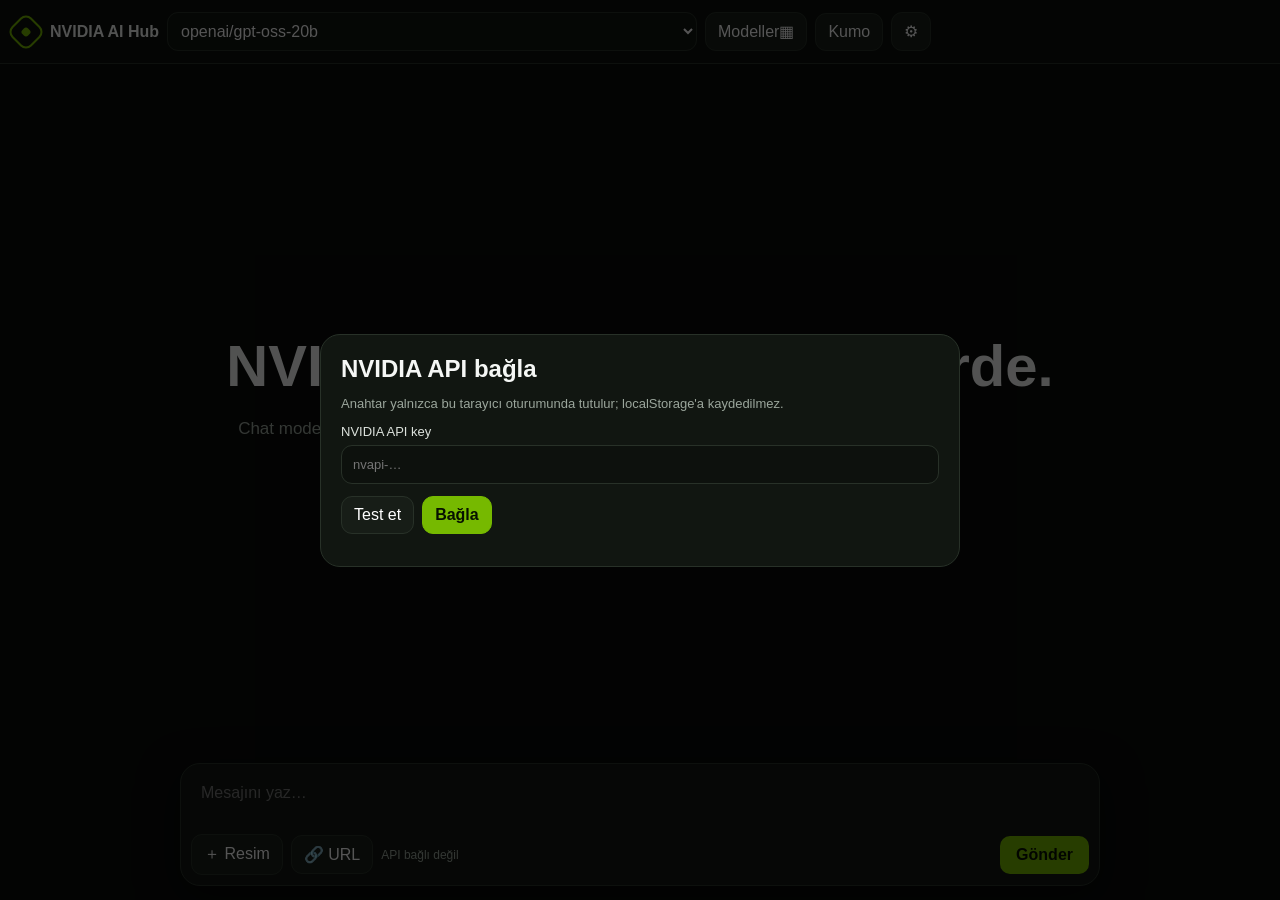
<file: nvidia-ai-hub/index.html>
<!doctype html>
<html lang="tr">
<head>
<meta charset="utf-8" />
<meta name="viewport" content="width=device-width,initial-scale=1,viewport-fit=cover" />
<meta name="theme-color" content="#090b0a" />
<title>NVIDIA AI Hub</title>
<style>
:root{--bg:#090b0a;--panel:#101410;--panel2:#171d17;--line:#283128;--text:#f5f7f5;--muted:#9ba69c;--green:#76b900;--bad:#ff9696}*{box-sizing:border-box}html,body{height:100%;margin:0;background:var(--bg);color:var(--text);font-family:-apple-system,BlinkMacSystemFont,"Segoe UI",Inter,sans-serif}button,input,textarea,select{font:inherit}.app{height:100%;display:flex;flex-direction:column}.top{height:64px;display:flex;align-items:center;gap:8px;padding:9px 12px;border-bottom:1px solid var(--line);background:#0c100c;position:relative;z-index:5}.brand{display:flex;align-items:center;gap:10px;font-weight:800;white-space:nowrap}.mark{width:28px;height:28px;border:2px solid var(--green);border-radius:8px;transform:rotate(45deg);position:relative}.mark:after{content:"";position:absolute;inset:8px;background:var(--green);border-radius:3px}.model{flex:1;min-width:0;max-width:530px;background:var(--panel);border:1px solid var(--line);color:#fff;border-radius:11px;padding:9px}.btn{border:1px solid var(--line);background:var(--panel2);color:#fff;border-radius:11px;padding:9px 12px;cursor:pointer}.btn.green{background:var(--green);border-color:var(--green);color:#071000;font-weight:800}.btn.bad{color:#ffb2b2}.main{flex:1;min-height:0;position:relative}.msgs{height:100%;overflow:auto;padding:24px 14px 160px}.empty{height:100%;display:grid;place-items:center;text-align:center;padding:28px}.empty h1{font-size:clamp(31px,7vw,58px);margin:0 0 12px}.empty p{color:var(--muted);font-size:17px;max-width:650px;line-height:1.5}.msg{max-width:900px;margin:0 auto 22px}.msg.user{display:flex;justify-content:flex-end}.bubble{max-width:92%;line-height:1.55;white-space:pre-wrap;word-break:break-word}.user .bubble{background:#1b221b;padding:12px 14px;border-radius:16px}.assistant .bubble{padding:4px 0}.meta{font-size:12px;color:var(--muted);margin-bottom:6px}.reason{font-size:13px;color:var(--muted);margin-top:6px}.composerWrap{position:absolute;left:0;right:0;bottom:0;padding:18px 14px 14px;background:linear-gradient(transparent,var(--bg) 30%)}.composer{max-width:920px;margin:auto;background:#111611;border:1px solid var(--line);border-radius:20px;padding:10px;box-shadow:0 12px 40px #0008}.attach{display:none;align-items:center;gap:8px;padding:5px 7px 10px;font-size:13px;color:#d3dad3}.attach img{width:46px;height:46px;object-fit:cover;border-radius:9px}.composer textarea{width:100%;min-height:48px;max-height:180px;resize:none;background:transparent;border:0;outline:0;color:#fff;padding:10px}.row{display:flex;align-items:center;gap:8px}.send{margin-left:auto;border:0;background:var(--green);color:#071000;font-weight:800;border-radius:10px;padding:10px 16px}.sub{font-size:12px;color:var(--muted)}.ok{color:#afe85f}.modalBack{position:fixed;inset:0;background:#000a;display:none;align-items:center;justify-content:center;padding:18px;z-index:30}.modalBack.show{display:flex}.modal{width:min(640px,100%);max-height:90vh;overflow:auto;background:#111611;border:1px solid var(--line);border-radius:20px;padding:20px}.modal h2{margin:0 0 8px}.stack{display:grid;gap:12px}.field{width:100%;background:#0d110d;border:1px solid var(--line);color:#fff;border-radius:11px;padding:11px}.label{display:grid;gap:6px;color:#dce2dc;font-size:13px}.status{font-size:13px;color:var(--muted)}.status.ok{color:#aee95c}.status.bad{color:#ff9e9e}.overlay{display:none;position:fixed;inset:64px 0 0;background:var(--bg);z-index:20;overflow:auto;padding:16px}.overlay.show{display:block}.toolbar{display:flex;gap:8px;max-width:1100px;margin:0 auto 14px}.toolbar input{flex:1}.grid{max-width:1100px;margin:auto;display:grid;grid-template-columns:repeat(auto-fill,minmax(245px,1fr));gap:12px;padding-bottom:40px}.card{border:1px solid var(--line);background:var(--panel);border-radius:16px;padding:15px}.card h3{font-size:14px;word-break:break-word;margin:0 0 10px}.badge{display:inline-block;font-size:11px;background:#1b231b;color:#d6ded6;border-radius:20px;padding:5px 8px;margin:0 5px 12px 0}.kumoWrap{max-width:1100px;margin:auto;display:grid;grid-template-columns:1fr 1fr;gap:14px;padding-bottom:30px}.pane{border:1px solid var(--line);background:var(--panel);border-radius:16px;padding:14px;min-width:0}.pane h3{margin:0 0 8px}.codearea{width:100%;min-height:480px;resize:vertical;background:#090c09;color:#dfe7df;border:1px solid var(--line);border-radius:12px;padding:12px;font-family:ui-monospace,SFMono-Regular,Menlo,monospace;font-size:12px;line-height:1.45}.result{min-height:480px;white-space:pre-wrap;overflow:auto;background:#090c09;border:1px solid var(--line);border-radius:12px;padding:12px;font-family:ui-monospace,SFMono-Regular,Menlo,monospace;font-size:12px;line-height:1.45;color:#dfe7df}.hint{font-size:13px;color:var(--muted);line-height:1.5;margin:0 0 12px}.kumoActions{display:flex;gap:8px;flex-wrap:wrap;margin-top:10px}@media(max-width:760px){.brand span{display:none}.top{padding:8px}.model{max-width:none}.top .btn{padding:9px 10px}.msgs{padding:18px 11px 150px}.composerWrap{padding:10px}.bubble{max-width:96%}.toolbar{flex-direction:column}.kumoWrap{grid-template-columns:1fr}.codearea,.result{min-height:360px}.btnText{display:none}}
</style>
</head>
<body>
<div class="app">
  <div class="top">
    <div class="brand"><div class="mark"></div><span>NVIDIA AI Hub</span></div>
    <select id="model" class="model"></select>
    <button id="modelsBtn" class="btn"><span class="btnText">Modeller</span><span>▦</span></button>
    <button id="kumoBtn" class="btn">Kumo</button>
    <button id="settingsBtn" class="btn">⚙︎</button>
  </div>
  <div class="main">
    <div id="msgs" class="msgs"></div>
    <div class="composerWrap"><div class="composer">
      <div id="attach" class="attach"></div>
      <textarea id="input" placeholder="Mesajını yaz…"></textarea>
      <div class="row"><input id="file" type="file" accept="image/*" hidden><button id="fileBtn" class="btn">＋ Resim</button><button id="urlBtn" class="btn">🔗 URL</button><span id="conn" class="sub">API bağlı değil</span><button id="send" class="send">Gönder</button></div>
    </div></div>
  </div>
</div>

<div id="catalog" class="overlay"><div class="toolbar"><input id="search" class="field" placeholder="Model ara…"><button id="closeCatalog" class="btn">Kapat</button></div><div id="grid" class="grid"></div></div>

<div id="kumo" class="overlay">
  <div class="toolbar"><div style="flex:1"><b>Kumo Relational</b><div class="status">Structured data prediction · binary classification örneği</div></div><button id="closeKumo" class="btn">Kapat</button></div>
  <div class="kumoWrap">
    <div class="pane"><h3>Prediction payload</h3><p class="hint">JSON verisini düzenle. API key burada yazılmaz; üstte bağladığın NVIDIA key kullanılır.</p><textarea id="kumoInput" class="codearea" spellcheck="false"></textarea><div class="kumoActions"><button id="sampleKumo" class="btn">Örneği yükle</button><button id="runKumo" class="btn green">Tahmin çalıştır</button></div><div id="kumoStatus" class="status" style="margin-top:10px"></div></div>
    <div class="pane"><h3>Sonuç</h3><p class="hint">NVIDIA endpointinden dönen JSON burada görünür.</p><pre id="kumoResult" class="result">Henüz tahmin çalıştırılmadı.</pre><div class="kumoActions"><button id="copyKumo" class="btn">Sonucu kopyala</button></div></div>
  </div>
</div>

<div id="connect" class="modalBack"><div class="modal"><h2>NVIDIA API bağla</h2><p class="status">Anahtar yalnızca bu tarayıcı oturumunda tutulur; localStorage'a kaydedilmez.</p><div class="stack"><label class="label">NVIDIA API key<input id="keyInput" class="field" type="password" autocomplete="off" placeholder="nvapi-…"></label><div class="row"><button id="testKey" class="btn">Test et</button><button id="saveKey" class="btn green">Bağla</button></div><div id="connectMsg" class="status"></div></div></div></div>

<div id="settings" class="modalBack"><div class="modal"><h2>Ayarlar</h2><div class="stack"><label class="label">Temperature<input id="temperature" type="range" min="0" max="2" step="0.1"></label><label class="label">Top P<input id="topP" type="range" min="0.1" max="1" step="0.05"></label><label class="label">Max tokens<input id="maxTokens" class="field" type="number" min="64" max="8192"></label><label class="label">System prompt<textarea id="systemPrompt" class="field" rows="4"></textarea></label><label class="label"><span><input id="stream" type="checkbox"> Streaming kullan</span></label><div class="row"><button id="testSettings" class="btn">Bağlantıyı test et</button><button id="changeKey" class="btn">API key değiştir</button><button id="clearKey" class="btn bad">Key'i sil</button></div><div id="settingsMsg" class="status"></div><div class="row"><button id="saveSettings" class="btn green">Kaydet</button><button id="closeSettings" class="btn">Kapat</button></div></div></div></div>

<script>
(function(){
const API='https://bztigwfnenwosulhxrxo.supabase.co/functions/v1/nvidia-hub';
const F=['openai/gpt-oss-20b','google/gemma-4-31b-it','nvidia/nemotron-3.5-lightning-30b-a3b','nvidia/nemotron-3-super-120b-a12b','moonshotai/kimi-k3','moonshotai/kimi-k2.6','z-ai/glm-5-3','z-ai/glm-5-3-flash'];
const KUMO_SAMPLE={model:'kumo-relational',task:{kind:'binary_classification',target:{column_name:'label',dtype:'bool',classes:['false','true'],positive_class:'true'},entity_table_names:['accounts'],anchor_time_column:'anchor_time'},schema:{instance_table:{columns:{instance_id:{dtype:'int64',stype:'ID',nullable:false},anchor_time:{dtype:'timestamp[us]',stype:'timestamp',nullable:false},account_id:{dtype:'int64',stype:'ID',nullable:false},label:{dtype:'bool',stype:'categorical'}},primary_key:'instance_id'},related_tables:{accounts:{columns:{instance_id:{dtype:'int64',stype:'ID',nullable:false},account_id:{dtype:'int64',stype:'ID',nullable:false},amount:{dtype:'float64',stype:'numerical'},segment:{dtype:'string',stype:'categorical'}},primary_key:['instance_id','account_id']}},relationships:[{source_columns:['instance_id','account_id'],target_table:'accounts',target_columns:['instance_id','account_id']}]},context:{instance_table:{format:'arrays',columns:['instance_id','anchor_time','account_id','label'],rows:[[0,'2025-01-01T00:00:00Z',100,false],[1,'2025-01-01T00:00:00Z',101,true],[2,'2025-01-02T00:00:00Z',102,false],[3,'2025-01-02T00:00:00Z',103,true]]},related_tables:{accounts:{format:'arrays',columns:['instance_id','account_id','amount','segment'],rows:[[0,100,10.5,'small'],[1,101,250,'enterprise'],[2,102,12,'small'],[3,103,300,'enterprise']]} }},predict:{instance_table:{format:'arrays',columns:['instance_id','anchor_time','account_id'],rows:[[4,'2025-02-01T00:00:00Z',104]]},related_tables:{accounts:{format:'arrays',columns:['instance_id','account_id','amount','segment'],rows:[[4,104,275,'enterprise']]} }},output:{fields:['prediction','probabilities']}};
const S={models:F.slice(),messages:[],busy:false,controller:null,attachment:null,settings:{temperature:.7,top_p:.95,max_tokens:1024,system_prompt:'',stream:true}};
const $=id=>document.getElementById(id);
function key(){return sessionStorage.getItem('nv_key')||''}
function setKey(v){if(v)sessionStorage.setItem('nv_key',v);else sessionStorage.removeItem('nv_key');updateConn()}
function updateConn(){$('conn').textContent=key()?'API bağlı':'API bağlı değil';$('conn').className=key()?'sub ok':'sub'}
function esc(s){return String(s??'').replace(/[&<>"']/g,c=>({'&':'&amp;','<':'&lt;','>':'&gt;','"':'&quot;',"'":'&#39;'}[c]))}
function save(){localStorage.setItem('nvhub_msgs',JSON.stringify(S.messages));localStorage.setItem('nvhub_settings',JSON.stringify(S.settings))}
function load(){try{const m=JSON.parse(localStorage.getItem('nvhub_msgs')||'[]');if(Array.isArray(m))S.messages=m;const s=JSON.parse(localStorage.getItem('nvhub_settings')||'null');if(s)S.settings=Object.assign(S.settings,s)}catch(e){}}
function renderModels(){const sel=$('model'),cur=sel.value;sel.innerHTML='';S.models.forEach(m=>{const o=document.createElement('option');o.value=m;o.textContent=m;if(m===cur)o.selected=true;sel.appendChild(o)});renderGrid()}
function renderGrid(){const q=$('search').value.toLowerCase();$('grid').innerHTML='';S.models.filter(m=>!q||m.toLowerCase().includes(q)).forEach(m=>{const c=document.createElement('div');c.className='card';c.innerHTML='<h3>'+esc(m)+'</h3><span class="badge">'+esc(m.split('/')[0])+'</span><span class="badge">chat</span><br><button class="btn green">Sohbet et</button>';c.querySelector('button').onclick=()=>{$('model').value=m;$('catalog').classList.remove('show')};$('grid').appendChild(c)})}
function render(){const box=$('msgs');if(!S.messages.length){box.innerHTML='<div class="empty"><div><h1>NVIDIA AI modelleri tek yerde.</h1><p>Chat modellerini kullan veya üstteki <b>Kumo</b> bölümünden ilişkisel veri tahmini çalıştır.</p><button id="emptyConnect" class="btn green">API bağla</button></div></div>';setTimeout(()=>{if($('emptyConnect'))$('emptyConnect').onclick=openConnect},0);return}box.innerHTML='';S.messages.forEach(m=>{const d=document.createElement('div');d.className='msg '+m.role;const text=typeof m.content==='string'?m.content:'[multimodal mesaj]';d.innerHTML='<div class="bubble">'+(m.role==='assistant'?'<div class="meta">'+esc(m.model||$('model').value)+'</div>':'')+esc(text)+(m.reasoning?'<div class="reason">Reasoning…</div>':'')+'</div>';box.appendChild(d)});box.scrollTop=box.scrollHeight}
function openConnect(){$('connect').classList.add('show');$('keyInput').value='';$('connectMsg').textContent=''}
function closeConnect(){$('connect').classList.remove('show')}
async function api(action,body,raw){const h={'content-type':'application/json'};if(key())h['x-nvidia-key']=key();const r=await fetch(API+'?action='+encodeURIComponent(action),{method:'POST',headers:h,body:JSON.stringify(body||{}),signal:S.controller?S.controller.signal:undefined});if(!r.ok){let j={};try{j=await r.json()}catch{}throw new Error(j.error||('HTTP '+r.status))}return raw?r:r.json()}
async function loadModels(){if(!key()){S.models=F.slice();renderModels();return}try{const j=await api('models',{});const a=(j.data||[]).map(x=>x&&x.id).filter(Boolean);S.models=a.length?a:F.slice()}catch{S.models=F.slice()}renderModels()}
async function send(){if(S.busy){if(S.controller)S.controller.abort();return}const text=$('input').value.trim();if(!text&&!S.attachment)return;if(!key()){openConnect();return}let content=text;if(S.attachment)content=[{type:'text',text:text||'Bu görseli analiz et.'},{type:'image_url',image_url:{url:S.attachment.url}}];S.messages.push({role:'user',content});$('input').value='';clearAttachment();const am={role:'assistant',content:'',model:$('model').value,reasoning:false};S.messages.push(am);save();render();S.busy=true;S.controller=new AbortController();$('send').textContent='Durdur';try{const msgs=S.messages.slice(0,-1).map(m=>({role:m.role,content:m.content}));if(S.settings.system_prompt)msgs.unshift({role:'system',content:S.settings.system_prompt});const payload={model:$('model').value,messages:msgs,temperature:Number(S.settings.temperature),top_p:Number(S.settings.top_p),max_tokens:Number(S.settings.max_tokens),stream:!!S.settings.stream};if(S.settings.stream){const r=await api('chat',payload,true);const rd=r.body.getReader(),dec=new TextDecoder();let buf='';while(true){const x=await rd.read();if(x.done)break;buf+=dec.decode(x.value,{stream:true});const lines=buf.split('\n');buf=lines.pop()||'';for(const line0 of lines){const line=line0.trim();if(!line.startsWith('data:'))continue;const t=line.slice(5).trim();if(!t||t==='[DONE]')continue;try{const o=JSON.parse(t),d=o.choices&&o.choices[0]&&o.choices[0].delta||{};if(d.reasoning_content)am.reasoning=true;if(d.content){am.reasoning=false;am.content+=d.content;render()}}catch{}}}}else{const j=await api('chat',payload,false);am.content=(j.choices&&j.choices[0]&&j.choices[0].message&&j.choices[0].message.content)||''}save();render()}catch(e){if(e.name!=='AbortError'){am.content='⚠️ '+e.message;save();render()}}finally{S.busy=false;S.controller=null;$('send').textContent='Gönder'}}
function setAttachment(url,label){S.attachment={url,label};const a=$('attach');a.style.display='flex';a.innerHTML='<img src="'+esc(url)+'"><span>'+esc(label)+'</span><button id="removeAtt" class="btn">Kaldır</button>';setTimeout(()=>{$('removeAtt').onclick=clearAttachment},0)}
function clearAttachment(){S.attachment=null;$('attach').style.display='none';$('attach').innerHTML=''}
function loadKumoSample(){$('kumoInput').value=JSON.stringify(KUMO_SAMPLE,null,2);$('kumoResult').textContent='Henüz tahmin çalıştırılmadı.';$('kumoStatus').textContent='Örnek yüklendi.'}
async function runKumo(){if(!key()){openConnect();return}let payload;try{payload=JSON.parse($('kumoInput').value)}catch{$('kumoStatus').textContent='JSON geçersiz.';$('kumoStatus').className='status bad';return}$('kumoStatus').textContent='Tahmin çalıştırılıyor…';$('kumoStatus').className='status';$('runKumo').disabled=true;try{const j=await api('kumo',{payload});$('kumoResult').textContent=JSON.stringify(j,null,2);$('kumoStatus').textContent='Tahmin tamamlandı.';$('kumoStatus').className='status ok'}catch(e){$('kumoResult').textContent='Hata: '+e.message;$('kumoStatus').textContent=e.message;$('kumoStatus').className='status bad'}finally{$('runKumo').disabled=false}}
$('send').onclick=send;$('input').onkeydown=e=>{if(e.key==='Enter'&&!e.shiftKey){e.preventDefault();send()}};$('modelsBtn').onclick=()=>{$('catalog').classList.add('show')};$('closeCatalog').onclick=()=>{$('catalog').classList.remove('show')};$('search').oninput=renderGrid;$('kumoBtn').onclick=()=>{$('kumo').classList.add('show');if(!$('kumoInput').value)loadKumoSample()};$('closeKumo').onclick=()=>{$('kumo').classList.remove('show')};$('sampleKumo').onclick=loadKumoSample;$('runKumo').onclick=runKumo;$('copyKumo').onclick=()=>navigator.clipboard.writeText($('kumoResult').textContent||'');
$('fileBtn').onclick=()=>$('file').click();$('file').onchange=function(){const f=this.files&&this.files[0];if(!f)return;if(f.size>1600000){alert('Görsel 1.6 MB’dan küçük olmalı');return}const r=new FileReader();r.onload=()=>setAttachment(String(r.result),f.name);r.readAsDataURL(f)};$('urlBtn').onclick=()=>{const u=prompt('Görsel URL’si:');if(u&&/^https:\/\//i.test(u))setAttachment(u,'URL görseli')};
$('settingsBtn').onclick=()=>{const s=S.settings;$('temperature').value=s.temperature;$('topP').value=s.top_p;$('maxTokens').value=s.max_tokens;$('systemPrompt').value=s.system_prompt;$('stream').checked=s.stream;$('settings').classList.add('show')};$('closeSettings').onclick=()=>$('settings').classList.remove('show');$('saveSettings').onclick=()=>{S.settings.temperature=$('temperature').value;S.settings.top_p=$('topP').value;S.settings.max_tokens=$('maxTokens').value;S.settings.system_prompt=$('systemPrompt').value;S.settings.stream=$('stream').checked;save();$('settings').classList.remove('show')};$('changeKey').onclick=()=>{$('settings').classList.remove('show');openConnect()};$('clearKey').onclick=()=>{setKey('');$('settings').classList.remove('show')};
$('saveKey').onclick=async()=>{const v=$('keyInput').value.trim();if(!v)return;setKey(v);closeConnect();await loadModels()};$('testKey').onclick=async()=>{const v=$('keyInput').value.trim();if(!v)return;setKey(v);$('connectMsg').textContent='Test ediliyor…';try{await api('test',{});$('connectMsg').textContent='Bağlantı başarılı';$('connectMsg').className='status ok'}catch(e){$('connectMsg').textContent=e.message;$('connectMsg').className='status bad'}};$('testSettings').onclick=async()=>{const el=$('settingsMsg');el.textContent='Test ediliyor…';try{await api('test',{});el.textContent='Bağlantı başarılı';el.className='status ok'}catch(e){el.textContent=e.message;el.className='status bad'}};
load();updateConn();renderModels();render();loadKumoSample();if(key())loadModels();else openConnect();
})();
</script>
</body></html>
</file>
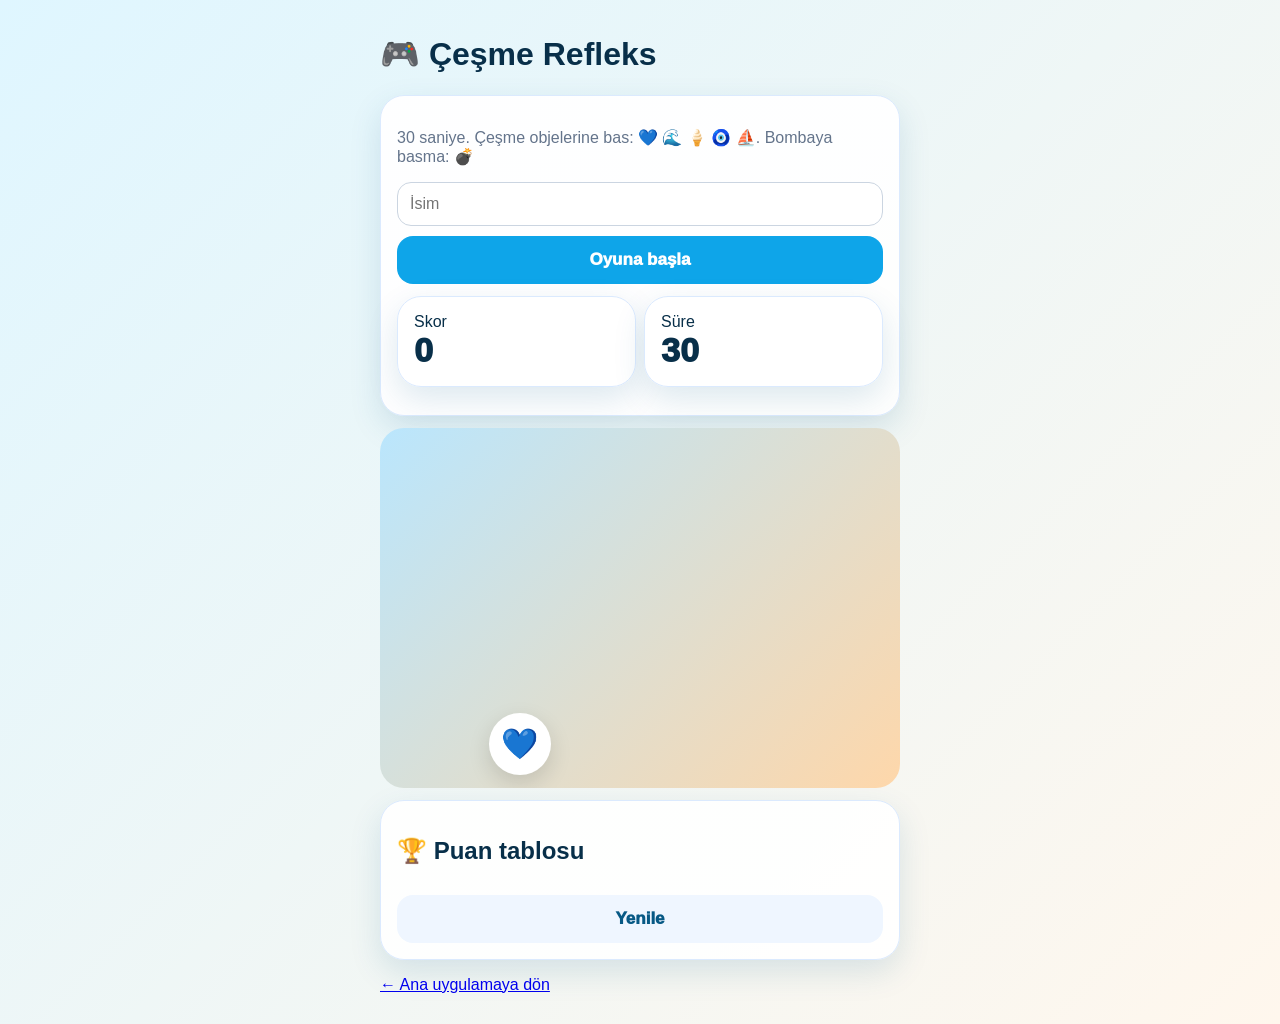
<file: game.html>
<!doctype html><html><head><meta charset="utf-8"><meta name="viewport" content="width=device-width,initial-scale=1"><title>Çeşme Refleks</title><style>body{margin:0;font-family:-apple-system,BlinkMacSystemFont,Segoe UI,Arial;background:linear-gradient(135deg,#dff6ff,#fff7ed);color:#082f49;padding:14px}.wrap{max-width:520px;margin:auto}.card{background:#fffffff2;border:1px solid #dbeafe;border-radius:24px;padding:16px;margin:12px 0;box-shadow:0 12px 32px #07598522}.btn{width:100%;border:0;border-radius:16px;padding:14px;margin-top:10px;background:#0ea5e9;color:white;font-weight:950;font-size:17px}.light{background:#eff6ff;color:#075985}.arena{height:360px;border-radius:24px;background:linear-gradient(135deg,#bae6fd,#fed7aa);position:relative;overflow:hidden}.target{position:absolute;width:62px;height:62px;border:0;border-radius:50%;background:white;font-size:30px;box-shadow:0 8px 22px #0002}.bad{background:#fee2e2}.row{display:flex;gap:8px}.row>*{flex:1}input{width:100%;box-sizing:border-box;border:1px solid #cbd5e1;border-radius:14px;padding:12px;font:inherit}.score{font-size:34px;font-weight:950}.small{color:#64748b}.rank{display:flex;justify-content:space-between;gap:8px;align-items:center;border-bottom:1px solid #e2e8f0;padding:10px 0}.rank button{width:auto;margin:0;padding:8px 10px}</style></head><body><div class="wrap"><h1>🎮 Çeşme Refleks</h1><div class="card"><p class="small">30 saniye. Çeşme objelerine bas: 💙 🌊 🍦 🧿 ⛵. Bombaya basma: 💣</p><input id="player" placeholder="İsim"><button class="btn" onclick="startGame()">Oyuna başla</button><div class="row"><div class="card"><div>Skor</div><div id="score" class="score">0</div></div><div class="card"><div>Süre</div><div id="time" class="score">30</div></div></div></div><div class="arena" id="arena"><button id="target" class="target" onclick="tapTarget()">💙</button></div><div class="card"><h2>🏆 Puan tablosu</h2><button class="btn light" onclick="loadBoard()">Yenile</button><div id="board"></div></div><div id="profile" class="card" style="display:none"></div><p><a href="/">← Ana uygulamaya dön</a></p></div><script>var API='https://bztigwfnenwosulhxrxo.supabase.co/rest/v1/';var KEY='sb_publishable_P76ca2ta_N7PWpA_Wm6lTw__DEzK19l';var s=0,t=30,playing=false,timer=null,cur='💙';var good=['💙','🌊','🍦','🧿','⛵'];function esc(x){return String(x||'').replace(/[&<>]/g,function(c){return {'&':'&amp;','<':'&lt;','>':'&gt;'}[c]})}function dev(){var d=localStorage.ca_device;if(!d){d='dev_'+Math.random().toString(36).slice(2);localStorage.ca_device=d}return d}function api(path,params,opt){var u=new URL(API+path);Object.keys(params||{}).forEach(function(k){u.searchParams.set(k,params[k])});return fetch(u,{method:(opt&&opt.method)||'GET',headers:{apikey:KEY,'Content-Type':'application/json'},body:opt&&opt.body?JSON.stringify(opt.body):undefined}).then(function(r){return r.text().then(function(x){var d=x?JSON.parse(x):null;if(!r.ok)throw Error((d&&d.message)||x);return d})})}function place(){cur=Math.random()<.78?good[Math.floor(Math.random()*good.length)]:'💣';target.textContent=cur;target.className='target '+(cur==='💣'?'bad':'');target.style.left=(Math.random()*76+8)+'%';target.style.top=(Math.random()*70+10)+'%'}function startGame(){s=0;t=30;playing=true;score.textContent=s;time.textContent=t;place();clearInterval(timer);timer=setInterval(function(){t--;time.textContent=t;if(t<=0)finish()},1000)}function tapTarget(){if(!playing)return;if(cur==='💣')s=Math.max(0,s-20);else s+=10;score.textContent=s;place()}function finish(){playing=false;clearInterval(timer);saveScore()}function saveScore(){var name=player.value.trim()||localStorage.liveName||'İsimsiz';localStorage.liveName=name;api('game_scores',{}, {method:'POST',body:{game:'cesme_refleks',device_id:dev(),display_name:name,score:s}}).then(loadBoard).catch(function(e){alert('Skor kaydolmadı: '+e.message)})}function loadBoard(){api('rpc/top_game_scores',{}, {method:'POST',body:{p_game:'cesme_refleks'}}).then(function(rows){board.innerHTML=(rows||[]).map(function(r,i){return '<div class="rank"><b>#'+(i+1)+' '+esc(r.display_name)+'</b><span>'+r.score+' puan</span><button class="btn light" onclick="showProfile('+i+')">Profil</button></div>'}).join('')||'Henüz skor yok.';window.rows=rows||[]})}function showProfile(i){var r=window.rows[i];profile.style.display='block';profile.innerHTML='<h2>'+esc(r.display_name)+'</h2><p><b>'+r.score+' puan</b></p><p>'+esc(r.gender||'')+' '+esc(r.age||'')+'</p><p>'+esc(r.bio||'Profil bio yok')+'</p><p>'+esc(r.interests||'')+'</p>'}place();loadBoard();</script></body></html>
</file>
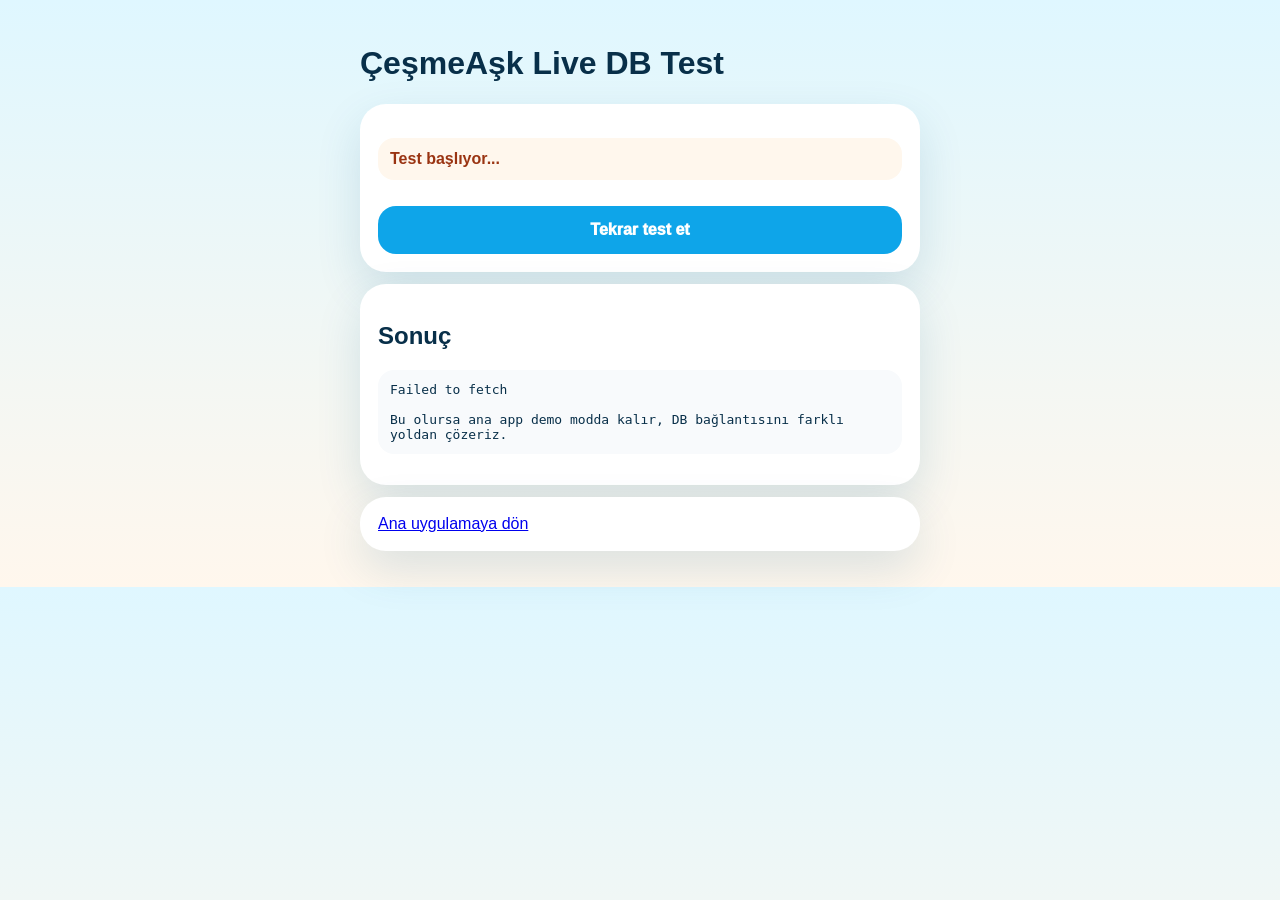
<file: live-test.html>
<!doctype html><html lang="tr"><head><meta charset="utf-8"><meta name="viewport" content="width=device-width,initial-scale=1"><title>ÇeşmeAşk Live Test</title><style>body{margin:0;font-family:-apple-system,BlinkMacSystemFont,Segoe UI,Arial,sans-serif;background:linear-gradient(180deg,#dff7ff,#fff7ed);color:#082f49}.wrap{max-width:560px;margin:auto;padding:24px 14px}.card{background:white;border-radius:26px;padding:18px;margin:12px 0;box-shadow:0 18px 46px #07598524}.ok{background:#dcfce7;color:#166534;border-radius:16px;padding:12px;font-weight:900}.bad{background:#fee2e2;color:#991b1b;border-radius:16px;padding:12px;font-weight:900}.warn{background:#fff7ed;color:#9a3412;border-radius:16px;padding:12px;font-weight:900}.btn{width:100%;border:0;border-radius:18px;padding:15px;margin-top:10px;background:#0ea5e9;color:white;font-weight:950;font-size:16px}pre{white-space:pre-wrap;background:#f8fafc;border-radius:16px;padding:12px;overflow:auto}</style></head><body><div class="wrap"><h1>ÇeşmeAşk Live DB Test</h1><div class="card"><p id="status" class="warn">Test başlıyor...</p><button class="btn" onclick="runTest()">Tekrar test et</button></div><div class="card"><h2>Sonuç</h2><pre id="out">Bekleniyor...</pre></div><div class="card"><a href="/">Ana uygulamaya dön</a></div></div><script>const URL='https://bztigwfnenwosulhxrxo.supabase.co/rest/v1/venues?select=id,name,area,category&limit=10';const KEY='sb_publishable_P76ca2ta_N7PWpA_Wm6lTw__DEzK19l';function set(cls,msg){status.className=cls;status.textContent=msg}async function runTest(){set('warn','Supabase deneniyor...');out.textContent='İstek gönderildi...';const c=new AbortController();const t=setTimeout(()=>c.abort(),6000);try{let r=await fetch(URL,{headers:{apikey:KEY,Authorization:'Bearer '+KEY},signal:c.signal});clearTimeout(t);let text=await r.text();if(!r.ok)throw new Error('HTTP '+r.status+' '+text);let data=JSON.parse(text);set('ok','Bağlantı başarılı ✅ '+data.length+' mekân geldi');out.textContent=JSON.stringify(data,null,2)}catch(e){clearTimeout(t);set('bad','Bağlantı başarısız ❌');out.textContent=e.message+'\n\nBu olursa ana app demo modda kalır, DB bağlantısını farklı yoldan çözeriz.'}}runTest()</script></body></html>
</file>
